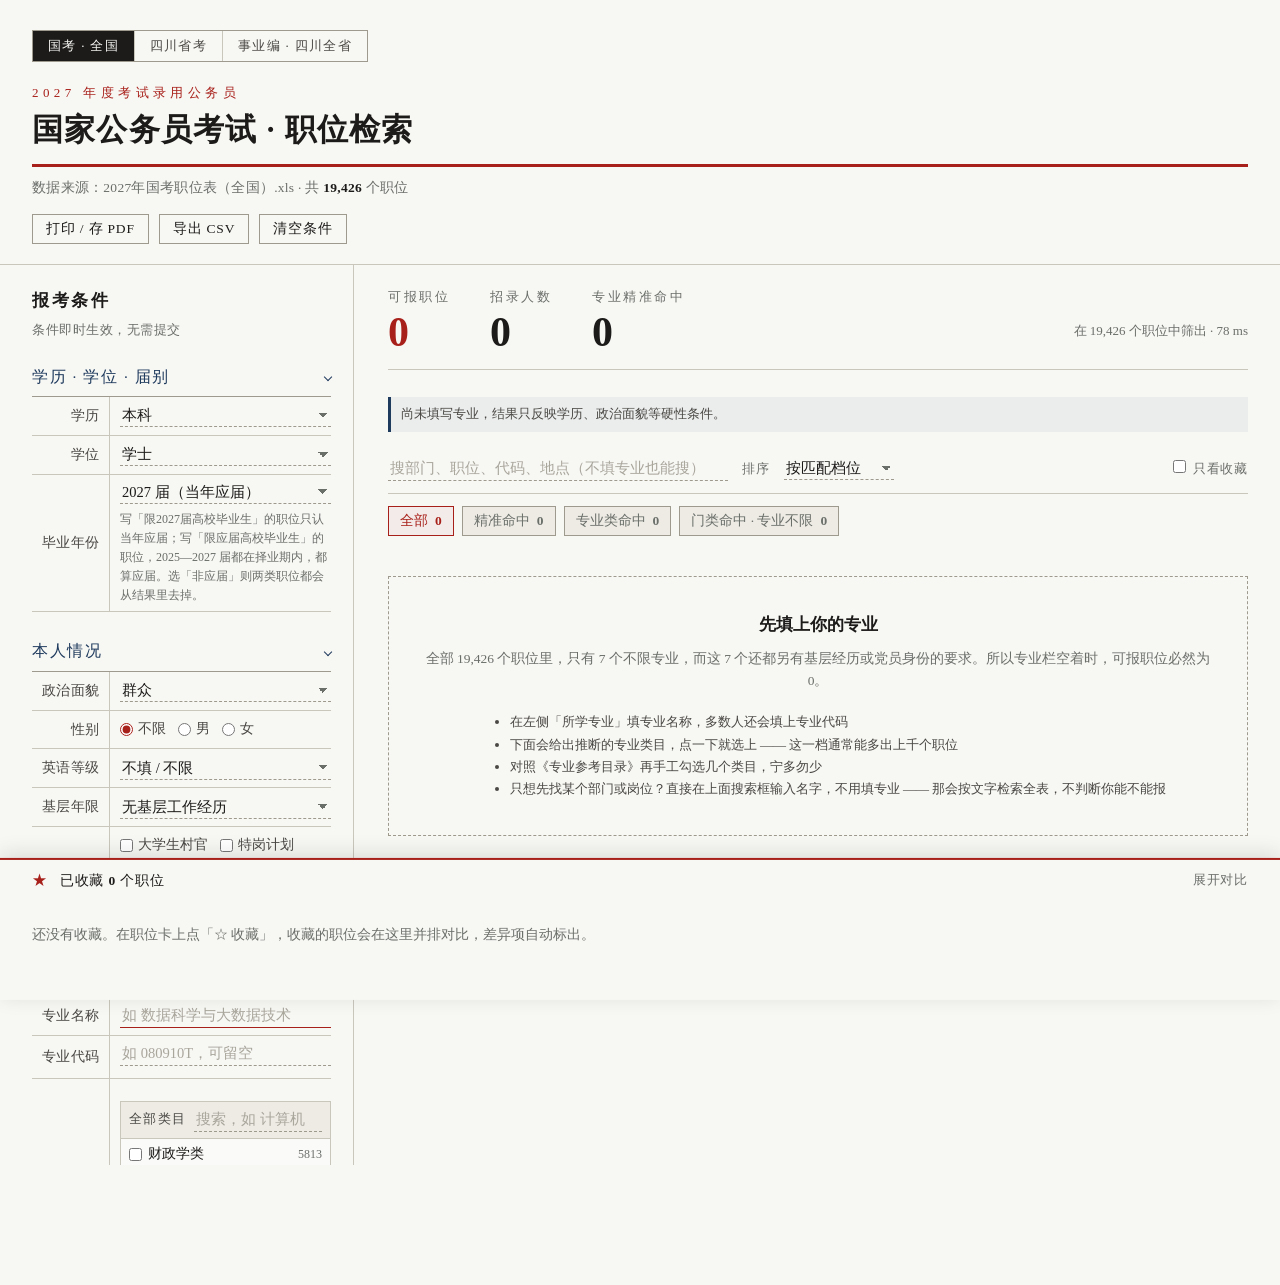
<file: index.html>
<!DOCTYPE html>
<html lang="zh-CN">
<head>
<meta charset="utf-8">
<meta name="viewport" content="width=device-width, initial-scale=1">
<title>国考选岗器 · 2027年度职位检索</title>
<meta name="description" content="按自己的报考条件筛选 2027 年国考职位，逐条给出匹配依据。全程离线运行。">
<link rel="stylesheet" href="styles.css">
</head>
<body>

<!-- 载入遮罩：先在 HTML 里，数据脚本后注入，保证用户先看到它而不是白屏 -->
<div class="loading" id="loading" role="status" aria-live="polite">
  <p class="loading__title">正在调取职位表</p>
  <div class="loading__bar"></div>
  <p class="loading__hint" id="loading-hint">解压 19,426 个职位 …</p>
</div>

<header class="masthead">
  <div class="masthead__inner">
    <nav class="examswitch" aria-label="考试类型">
      <a class="examswitch__item examswitch__item--on" href="index.html" aria-current="page">国考 · 全国</a>
      <a class="examswitch__item" href="sc.html">四川省考</a>
      <a class="examswitch__item" href="sy.html">事业编 · 四川全省</a>
    </nav>
    <p class="masthead__eyebrow">2027 年度考试录用公务员</p>
    <h1 class="masthead__title">国家公务员考试 · 职位检索</h1>
    <div class="masthead__rule"></div>
    <p class="masthead__meta" id="masthead-meta">数据来源：2027年国考职位表（全国）</p>
    <div class="masthead__actions">
      <button class="btn" id="btn-print" type="button">打印 / 存 PDF</button>
      <button class="btn" id="btn-csv" type="button">导出 CSV</button>
      <button class="btn" id="btn-reset" type="button">清空条件</button>
    </div>
  </div>
</header>

<div class="shell">

  <!-- ================= 左侧：报考条件申报表 ================= -->
  <aside class="rail" aria-label="报考条件">
    <h2 class="declaration__title">报考条件</h2>
    <p class="declaration__sub">条件即时生效，无需提交</p>

    <!-- 学历学位 -->
    <details class="group" open>
      <summary class="group__head">学历 · 学位 · 届别</summary>
      <div class="row">
        <label class="row__label" for="f-level">学历</label>
        <div class="row__control">
          <select id="f-level">
            <option value="大专">大专</option>
            <option value="本科" selected>本科</option>
            <option value="硕士">硕士研究生</option>
            <option value="博士">博士研究生</option>
          </select>
        </div>
      </div>
      <div class="row">
        <label class="row__label" for="f-degree">学位</label>
        <div class="row__control">
          <select id="f-degree">
            <option value="无">无学位</option>
            <option value="学士" selected>学士</option>
            <option value="硕士">硕士</option>
            <option value="博士">博士</option>
          </select>
        </div>
      </div>
      <div class="row">
        <label class="row__label" for="f-gradyear">毕业年份</label>
        <div class="row__control">
          <select id="f-gradyear"></select>
          <p class="hint" id="f-gradyear-hint"></p>
        </div>
      </div>
    </details>

    <!-- 本人情况：都是关于报考者自己的事实。
         性别和英语等级虽然是从备注文本里提取的，但「我是男是女」「我过了几级英语」
         跟学历、政治面貌是同一类东西，所以摆在这里；它们对应的规则另有开关，
         见下面「备注中的要求」。 -->
    <details class="group" open>
      <summary class="group__head">本人情况</summary>
      <div class="row">
        <label class="row__label" for="f-politics">政治面貌</label>
        <div class="row__control">
          <select id="f-politics">
            <option value="群众" selected>群众</option>
            <option value="共青团员">共青团员</option>
            <option value="中共预备党员">中共预备党员</option>
            <option value="中共党员">中共党员</option>
          </select>
        </div>
      </div>
      <div class="row">
        <span class="row__label">性别</span>
        <div class="row__control">
          <div class="checks" id="f-gender">
            <label class="check"><input type="radio" name="gender" value="不限" checked> 不限</label>
            <label class="check"><input type="radio" name="gender" value="男"> 男</label>
            <label class="check"><input type="radio" name="gender" value="女"> 女</label>
          </div>
        </div>
      </div>
      <div class="row">
        <label class="row__label" for="f-english">英语等级</label>
        <div class="row__control">
          <select id="f-english">
            <option value="" selected>不填 / 不限</option>
            <option value="无">未通过四级</option>
            <option value="四级">已过四级</option>
            <option value="六级">已过六级</option>
          </select>
        </div>
      </div>
      <div class="row">
        <label class="row__label" for="f-years">基层年限</label>
        <div class="row__control">
          <select id="f-years">
            <option value="0" selected>无基层工作经历</option>
            <option value="1">一年</option>
            <option value="2">二年</option>
            <option value="3">三年</option>
            <option value="5">五年以上</option>
          </select>
        </div>
      </div>
      <div class="row">
        <span class="row__label">基层项目</span>
        <div class="row__control">
          <div class="checks" id="f-services"></div>
          <p class="hint">勾选你已服务期满且考核合格的项目</p>
        </div>
      </div>
    </details>

    <!-- 专业：本工具的核心 -->
    <details class="group" open>
      <summary class="group__head">所学专业</summary>
      <div class="row">
        <label class="row__label" for="f-major">专业名称</label>
        <div class="row__control">
          <input type="text" id="f-major" placeholder="如 数据科学与大数据技术" autocomplete="off">
        </div>
      </div>
      <div class="row">
        <label class="row__label" for="f-codes">专业代码</label>
        <div class="row__control">
          <input type="text" id="f-codes" placeholder="如 080910T，可留空" autocomplete="off">
          <p class="hint" id="f-major-sugg"></p>
        </div>
      </div>
      <div class="row">
        <span class="row__label">专业类目</span>
        <div class="row__control">
          <div class="chips" id="f-lei-chips"></div>
          <div class="leipicker">
            <div class="leipicker__head">
              <span class="leipicker__title">全部类目</span>
              <input type="search" class="leipicker__search" id="f-lei-search" placeholder="搜索，如 计算机" autocomplete="off">
            </div>
            <div class="leipicker__list" id="f-lei-list"></div>
          </div>
          <p class="hint">按《专业参考目录》勾选你专业所属的类目。留空则只按名称与代码匹配。</p>
        </div>
      </div>
    </details>

    <!-- 备注类规则与附加条件 -->
    <details class="group">
      <summary class="group__head">备注中的要求</summary>
      <div class="row">
        <span class="row__label">规则</span>
        <div class="row__control">
          <div class="checks">
            <label class="check"><input type="checkbox" id="f-rule-fresh" checked> 按应届身份排除</label>
            <label class="check"><input type="checkbox" id="f-rule-gender" checked> 按性别排除</label>
            <label class="check"><input type="checkbox" id="f-rule-english" checked> 按英语排除</label>
          </div>
          <p class="hint">这三条要从备注的中文里读出来，可能有误。取消勾选即只提示、不排除。</p>
        </div>
      </div>
      <div class="row">
        <span class="row__label">附加条件</span>
        <div class="row__control">
          <div class="checks" id="f-exclude"></div>
          <p class="hint">这些是岗位自带的负担或限制，跟你的资格无关。勾选即整个排除。</p>
          <div class="checks checks--only">
            <label class="check"><input type="checkbox" id="f-only-cohort"> 只看限 <span class="js-cohort-year">2027</span> 届</label>
          </div>
          <p class="hint">只留明确限当年应届的职位，择业期内的不算。</p>
        </div>
      </div>
    </details>

    <!-- 意向 -->
    <details class="group">
      <summary class="group__head">意向岗位</summary>
      <div class="row">
        <span class="row__label">工作省份</span>
        <div class="row__control">
          <div class="chips" id="f-prov-chips"></div>
          <div class="leipicker">
            <div class="leipicker__head">
              <span class="leipicker__title">省份</span>
              <input type="search" class="leipicker__search" id="f-prov-search" placeholder="搜索" autocomplete="off">
            </div>
            <div class="leipicker__list" id="f-prov-list"></div>
          </div>
        </div>
      </div>
      <div class="row">
        <span class="row__label">机构层级</span>
        <div class="row__control"><div class="checks" id="f-levels"></div></div>
      </div>
      <div class="row">
        <span class="row__label">考试类别</span>
        <div class="row__control"><div class="checks" id="f-exams"></div></div>
      </div>
      <div class="row">
        <span class="row__label">职位属性</span>
        <div class="row__control"><div class="checks" id="f-attrs"></div></div>
      </div>
      <div class="row">
        <span class="row__label">招录类别</span>
        <div class="row__control"><div class="checks" id="f-categories"></div></div>
      </div>
      <div class="row">
        <label class="row__label" for="f-headcount">招考人数</label>
        <div class="row__control">
          <select id="f-headcount">
            <option value="0" selected>不限</option>
            <option value="2">2 人及以上</option>
            <option value="3">3 人及以上</option>
            <option value="5">5 人及以上</option>
            <option value="10">10 人及以上</option>
          </select>
        </div>
      </div>
      <div class="row">
        <label class="row__label" for="f-ratio">面试比例</label>
        <div class="row__control">
          <select id="f-ratio">
            <option value="" selected>不限</option>
          </select>
          <p class="hint">比例越小，进面名额相对越多</p>
        </div>
      </div>
    </details>

    <p class="hint" style="margin-top:18px">
      条件自动保存在本机浏览器，下次打开仍在。所有匹配都可能与招录机关的解释有出入，
      结果仅供筛选参考。
    </p>
  </aside>

  <!-- ================= 右侧：结果 ================= -->
  <main class="results" id="results">

    <section class="tally" aria-label="筛选结果概览">
      <div class="tally__item">
        <span class="tally__label" id="tally-label-count">可报职位</span>
        <span class="tally__value tally__value--accent" id="tally-count">—</span>
      </div>
      <div class="tally__item">
        <span class="tally__label">招录人数</span>
        <span class="tally__value" id="tally-people">—</span>
      </div>
      <div class="tally__item" id="tally-exact-item">
        <span class="tally__label">专业精准命中</span>
        <span class="tally__value" id="tally-exact">—</span>
      </div>
      <p class="tally__aside" id="tally-aside"></p>
    </section>

    <div class="notices" id="notices"></div>

    <div class="toolbar">
      <input type="search" class="toolbar__search" id="f-search"
             placeholder="搜部门、职位、代码、地点（不填专业也能搜）" autocomplete="off">
      <label class="toolbar__label" for="f-sort">排序</label>
      <select id="f-sort" style="width:auto;min-width:110px">
        <option value="tier" selected>按匹配档位</option>
        <option value="headcount">按招考人数</option>
        <option value="dept">按部门名称</option>
        <option value="place">按工作地点</option>
      </select>
      <span class="toolbar__spacer"></span>
      <label class="toolbar__label"><input type="checkbox" id="f-onlysaved"> 只看收藏</label>
    </div>

    <nav class="tiers" id="tiers" aria-label="匹配档位筛选"></nav>

    <div id="groups"></div>

    <section class="dist" id="dist" hidden>
      <div class="dist__head">
        <span class="dist__title">结果分布</span>
        <div class="dist__tabs" id="dist-tabs"></div>
      </div>
      <div class="dist__body" id="dist-body"></div>
    </section>
  </main>
</div>

<!-- ================= 收藏抽屉 ================= -->
<div class="drawer" id="drawer">
  <div class="drawer__bar" id="drawer-bar" role="button" tabindex="0" aria-expanded="false">
    <span class="drawer__star">★</span>
    <span>已收藏 <span class="drawer__count" id="drawer-count">0</span> 个职位</span>
    <span class="drawer__toggle" id="drawer-toggle">展开对比</span>
  </div>
  <div class="drawer__body" id="drawer-body"></div>
</div>

<p class="sr-only" id="live" aria-live="polite"></p>

<script src="match.js"></script>
<script src="app.js"></script>
</body>
</html>
</file>
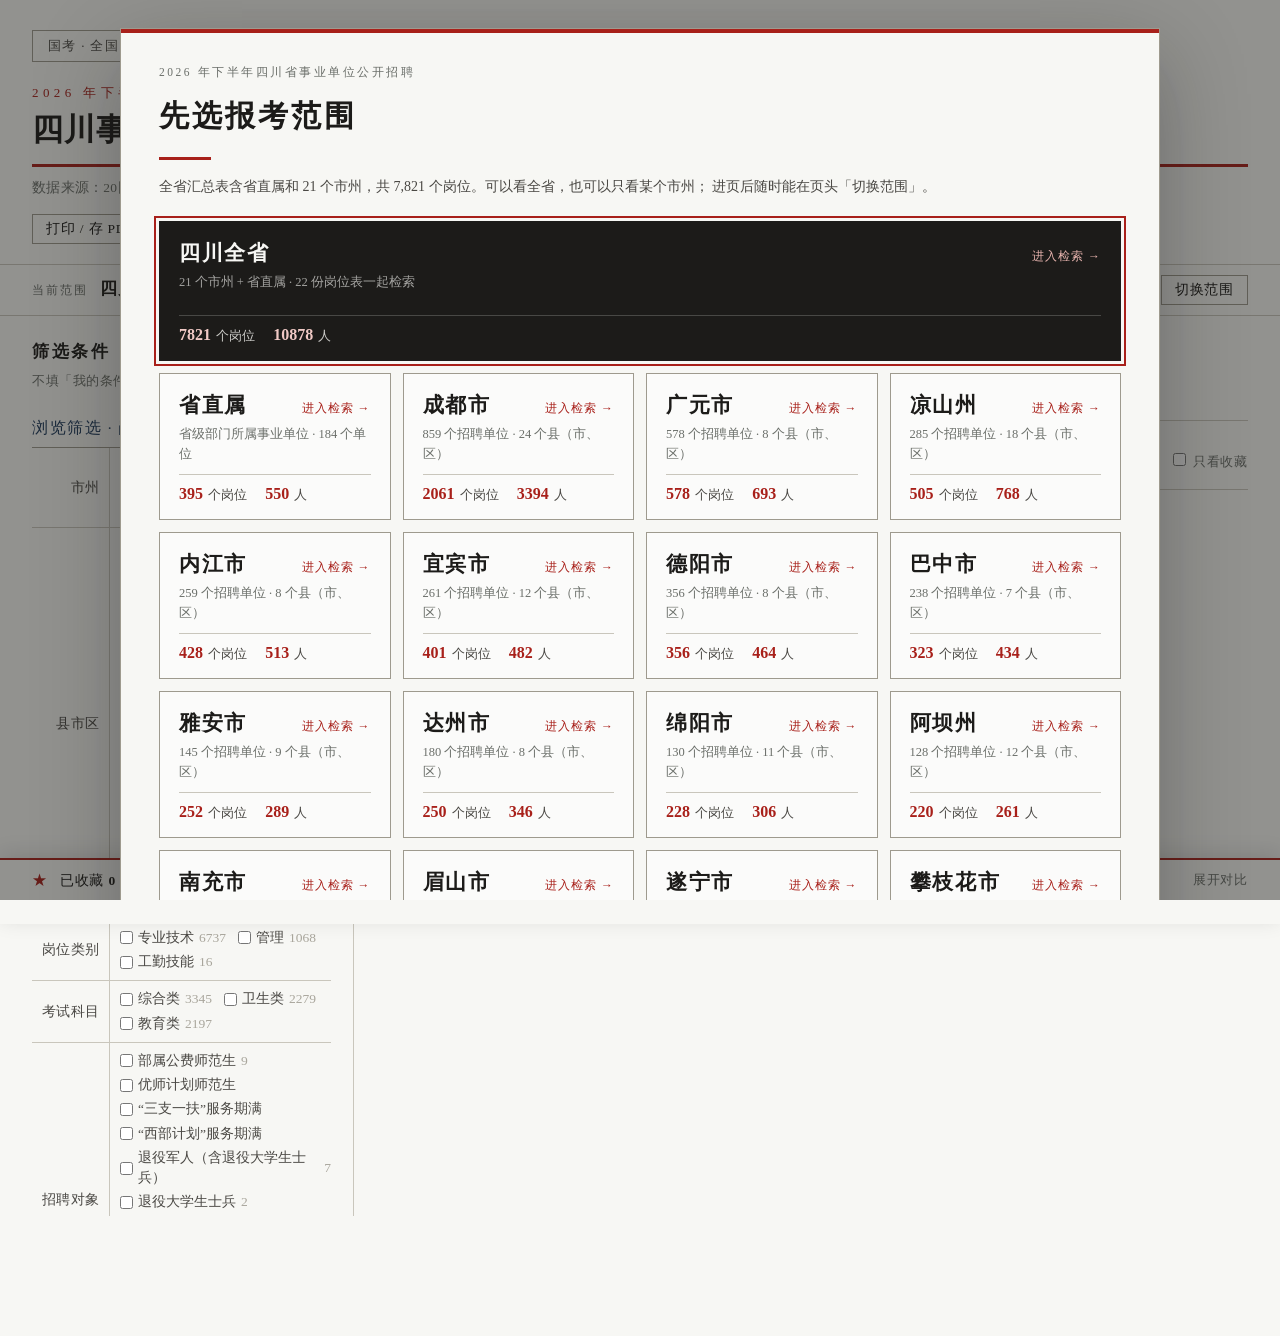
<file: sy.html>
<!DOCTYPE html>
<html lang="zh-CN">
<head>
<meta charset="utf-8">
<meta name="viewport" content="width=device-width, initial-scale=1">
<title>事业单位选岗器 · 2026 年下半年四川全省</title>
<meta name="description" content="浏览、筛选 2026 年下半年四川省 21 个市州和省直属事业单位的 7,821 个岗位；填上学历、教师资格证、身份、专业后逐条判断能不能报。全程离线运行。">
<link rel="stylesheet" href="styles.css">
<link rel="stylesheet" href="sy.css">
</head>
<body>

<!-- 载入遮罩：先在 HTML 里，数据脚本后注入，保证用户先看到它而不是白屏 -->
<div class="loading" id="loading" role="status" aria-live="polite">
  <p class="loading__title">正在调取事业单位岗位表</p>
  <div class="loading__bar"></div>
  <p class="loading__hint" id="loading-hint">解压全省 7,821 个岗位 …</p>
</div>

<header class="masthead">
  <div class="masthead__inner">
    <nav class="examswitch" aria-label="考试类型">
      <a class="examswitch__item" href="index.html">国考 · 全国</a>
      <a class="examswitch__item" href="sc.html">四川省考</a>
      <a class="examswitch__item examswitch__item--on" href="sy.html" aria-current="page">事业编 · 四川全省</a>
    </nav>
    <p class="masthead__eyebrow" id="masthead-eyebrow">2026 年下半年四川省事业单位公开招聘</p>
    <h1 class="masthead__title" id="masthead-title">四川事业单位 · 岗位检索</h1>
    <div class="masthead__rule"></div>
    <p class="masthead__meta" id="masthead-meta">数据来源：2026 年下半年四川事业单位岗位汇总表</p>
    <div class="masthead__actions">
      <button class="btn" id="btn-print" type="button">打印 / 存 PDF</button>
      <button class="btn" id="btn-csv" type="button">导出 CSV</button>
      <button class="btn" id="btn-reset" type="button">清空条件</button>
    </div>
  </div>
</header>

<div class="scopebar" id="scopebar">
  <span class="scopebar__label">当前范围</span>
  <strong class="scopebar__name" id="scope-name">—</strong>
  <span class="scopebar__detail" id="scope-detail"></span>
  <button type="button" class="btn" id="btn-city">切换范围</button>
</div>

<div class="shell">

  <!-- ================= 左侧：浏览筛选 + 我的条件 ================= -->
  <aside class="rail" aria-label="筛选条件">
    <h2 class="declaration__title">筛选条件</h2>
    <p class="declaration__sub">不填「我的条件」，就是在浏览岗位</p>

    <!-- 浏览筛选：都是岗位本身的要求 -->
    <details class="group" open>
      <summary class="group__head">浏览筛选 · 岗位要求</summary>

      <div class="row" id="row-city">
        <label class="row__label" for="f-city">市州</label>
        <div class="row__control">
          <select id="f-city">
            <option value="" selected>全部市州</option>
          </select>
          <p class="hint">先选市州，下面的区县就只剩这个市的；只选市州就是全市岗位</p>
        </div>
      </div>

      <div class="row">
        <span class="row__label">县市区</span>
        <div class="row__control">
          <div class="chips" id="f-county-chips"></div>
          <div class="leipicker">
            <div class="leipicker__head">
              <span class="leipicker__title" id="f-county-title">全部区县</span>
              <input type="search" class="leipicker__search" id="f-county-search" placeholder="搜索，如 三台" autocomplete="off">
            </div>
            <div class="leipicker__list" id="f-county-list"></div>
          </div>
          <p class="hint">市级单位的岗位记「市本级」；省直属岗位不填县市区，选市州「省直属」即可</p>
        </div>
      </div>

      <div class="row">
        <span class="row__label">岗位类别</span>
        <div class="row__control"><div class="checks" id="f-jobcats"></div></div>
      </div>
      <div class="row">
        <span class="row__label">考试科目</span>
        <div class="row__control"><div class="checks" id="f-exams"></div></div>
      </div>
      <div class="row">
        <span class="row__label">招聘对象</span>
        <div class="row__control">
          <div class="checks" id="f-ranges"></div>
          <p class="hint">只留「招聘范围」写了这类人的岗位；这里不判断你是不是，判断在下方「我的身份」</p>
        </div>
      </div>
      <div class="row">
        <span class="row__label">学历要求</span>
        <div class="row__control"><div class="checks" id="f-edureqs"></div></div>
      </div>
      <div class="row">
        <span class="row__label">学位要求</span>
        <div class="row__control"><div class="checks" id="f-degreereqs"></div></div>
      </div>
      <div class="row">
        <span class="row__label">教师资格证</span>
        <div class="row__control"><div class="checks" id="f-certreqs"></div></div>
      </div>
      <div class="row">
        <span class="row__label">最低服务期</span>
        <div class="row__control"><div class="checks" id="f-services"></div></div>
      </div>
      <div class="row">
        <label class="row__label" for="f-headcount">招聘名额</label>
        <div class="row__control">
          <select id="f-headcount">
            <option value="0" selected>不限</option>
            <option value="2">2 人及以上</option>
            <option value="3">3 人及以上</option>
            <option value="5">5 人及以上</option>
          </select>
        </div>
      </div>
      <div class="row">
        <span class="row__label">基层服务地</span>
        <div class="row__control">
          <div class="checks" id="f-areatags"></div>
          <p class="hint">「三支一扶」「西部计划」岗位对服务地的要求：全省 / 本市 / 本县</p>
        </div>
      </div>
    </details>

    <!-- 我的条件：全部留空 = 不按资格排除 -->
    <details class="group" open>
      <summary class="group__head">我的条件（可选）</summary>
      <div class="row">
        <label class="row__label" for="f-level">学历</label>
        <div class="row__control">
          <select id="f-level">
            <option value="" selected>不填</option>
            <option value="大专">大专</option>
            <option value="本科">本科</option>
            <option value="硕士">硕士研究生</option>
            <option value="博士">博士研究生</option>
          </select>
        </div>
      </div>
      <div class="row">
        <label class="row__label" for="f-degree">学位</label>
        <div class="row__control">
          <select id="f-degree">
            <option value="" selected>不填</option>
            <option value="无">无学位</option>
            <option value="学士">学士</option>
            <option value="硕士">硕士</option>
            <option value="博士">博士</option>
          </select>
        </div>
      </div>
      <div class="row">
        <label class="row__label" for="f-cert">教师资格证</label>
        <div class="row__control">
          <select id="f-cert">
            <option value="" selected>不填</option>
            <option value="无">没有教师资格证</option>
            <option value="小学">小学</option>
            <option value="初中">初中</option>
            <option value="高中">高中</option>
          </select>
          <p class="hint">高学段可以报低学段岗位。学科是否一致，工具不判断</p>
        </div>
      </div>
      <div class="row">
        <span class="row__label">我的身份</span>
        <div class="row__control">
          <div class="checks" id="f-identities"></div>
          <p class="hint">勾了才按「招聘范围」判断。退役大学生士兵请另勾；只勾这一项也能报普通退役军人岗</p>
        </div>
      </div>
      <div class="row">
        <label class="row__label" for="f-serviceplace">基层服务地</label>
        <div class="row__control">
          <select id="f-serviceplace">
            <option value="" selected>不填</option>
          </select>
          <p class="hint">只在勾了「三支一扶」或「西部计划」后生效；不填时跨县、跨市岗位只提示不排除</p>
        </div>
      </div>
      <div class="row">
        <label class="row__label" for="f-major">专业名称</label>
        <div class="row__control">
          <input type="text" id="f-major" placeholder="如 汉语言文学、临床医学" autocomplete="off">
        </div>
      </div>
      <div class="row">
        <label class="row__label" for="f-codes">专业代码</label>
        <div class="row__control">
          <input type="text" id="f-codes" placeholder="如 050101，可留空" autocomplete="off">
          <p class="hint" id="f-major-sugg"></p>
        </div>
      </div>
      <div class="row">
        <span class="row__label">专业类目</span>
        <div class="row__control">
          <div class="chips" id="f-lei-chips"></div>
          <div class="leipicker">
            <div class="leipicker__head">
              <span class="leipicker__title">全部类目</span>
              <input type="search" class="leipicker__search" id="f-lei-search" placeholder="搜索，如 医药卫生" autocomplete="off">
            </div>
            <div class="leipicker__list" id="f-lei-list"></div>
          </div>
          <p class="hint">专业栏大多写具体专业名或不限专业；勾选类目通常能多出一批岗位，留空则只按名称与代码匹配</p>
        </div>
      </div>
    </details>

    <p class="hint" style="margin-top:18px">
      条件自动保存在本机浏览器，下次打开仍在。匹配结果仅供参考，以招聘机关的最终解释为准。
    </p>
  </aside>

  <!-- ================= 右侧：结果 ================= -->
  <main class="results" id="results">

    <section class="tally" aria-label="筛选结果概览">
      <div class="tally__item">
        <span class="tally__label" id="tally-label-count">岗位</span>
        <span class="tally__value tally__value--accent" id="tally-count">—</span>
      </div>
      <div class="tally__item">
        <span class="tally__label">招聘人数</span>
        <span class="tally__value" id="tally-people">—</span>
      </div>
      <div class="tally__item" id="tally-exact-item" hidden>
        <span class="tally__label">专业精准命中</span>
        <span class="tally__value" id="tally-exact">—</span>
      </div>
      <p class="tally__aside" id="tally-aside"></p>
    </section>

    <div class="notices" id="notices"></div>

    <div class="toolbar">
      <input type="search" class="toolbar__search" id="f-search"
             placeholder="搜单位、岗位、编码、专业、地点" autocomplete="off">
      <label class="toolbar__label" for="f-sort">排序</label>
      <select id="f-sort" style="width:auto;min-width:110px">
        <option value="region" selected>按县市区</option>
        <option value="dept">按招聘单位</option>
        <option value="headcount">按招聘名额</option>
        <option value="paid">按缴费人数（少→多）</option>
        <option value="paidDesc">按缴费人数（多→少）</option>
        <option value="code">按岗位编码</option>
        <option value="tier">按匹配档位</option>
      </select>
      <span class="toolbar__spacer"></span>
      <button type="button" class="btn btn--fav" id="btn-fav" title="打开收藏页（Esc 返回）">
        <span class="fav-star">★</span> 收藏 <span class="fav-count" id="fav-count">0</span>
      </button>
      <label class="toolbar__label"><input type="checkbox" id="f-onlysaved"> 只看收藏</label>
    </div>

    <nav class="tiers" id="tiers" aria-label="匹配档位筛选"></nav>

    <div id="groups"></div>

    <section class="dist" id="dist" hidden>
      <div class="dist__head">
        <span class="dist__title">结果分布</span>
        <div class="dist__tabs" id="dist-tabs"></div>
      </div>
      <div class="dist__body" id="dist-body"></div>
    </section>
  </main>
</div>

<!-- ================= 选择范围 ================= -->
<section class="citypick" id="citypick" hidden aria-label="选择报考范围" role="dialog" aria-modal="true">
  <div class="citypick__inner">
    <p class="citypick__eyebrow">2026 年下半年四川省事业单位公开招聘</p>
    <h2 class="citypick__title">先选报考范围</h2>
    <div class="citypick__rule"></div>
    <p class="citypick__sub">
      全省汇总表含省直属和 21 个市州，共 7,821 个岗位。可以看全省，也可以只看某个市州；
      进页后随时能在页头「切换范围」。
    </p>
    <div class="citypick__grid" id="citypick-grid"></div>
    <p class="citypick__foot" id="citypick-foot">
      全省大多数岗位写「面向全国招聘」，只有一百多个限定了招聘对象、户籍或基层项目。
      选择范围不会过滤掉这些岗位，只是先确定看哪部分。
    </p>
  </div>
</section>

<!-- ================= 收藏页 ================= -->
<section class="favpage" id="favpage" hidden aria-label="收藏的岗位">
  <div class="favpage__bar">
    <button type="button" class="btn" id="fav-back">← 返回选岗</button>
    <h2 class="favpage__title"><span class="favpage__star">★</span>收藏的岗位
      <span class="favpage__count" id="favpage-count">0</span> 个</h2>
    <span class="favpage__hint">点卡片上的「★ 已收藏」即可移出</span>
  </div>
  <div class="favpage__body" id="favpage-body"></div>
</section>

<!-- ================= 收藏抽屉 ================= -->
<div class="drawer" id="drawer">
  <div class="drawer__bar" id="drawer-bar" role="button" tabindex="0" aria-expanded="false">
    <span class="drawer__star">★</span>
    <span>已收藏 <span class="drawer__count" id="drawer-count">0</span> 个岗位</span>
    <span class="drawer__toggle" id="drawer-toggle">展开对比</span>
  </div>
  <div class="drawer__body" id="drawer-body"></div>
</div>

<p class="sr-only" id="live" aria-live="polite"></p>

<script src="match.js"></script>
<script src="sy_match.js"></script>
<script src="sy_app.js"></script>
</body>
</html>
</file>
<file: styles.css>
/* ==========================================================================
   国考选岗器 —— 「朱批·印章公报」
   取材自公务员考试的公文语言：宋体标题、仿宋正文、印泥朱砂、表格格线。
   零圆角、无渐变、无纸纹贴图；全页只留一枚印章做花活。
   ========================================================================== */

/* --------------------------------------------------------------------------
   1. 设计令牌
   -------------------------------------------------------------------------- */
:root {
  /* 色板 */
  --paper:        #F7F7F4;   /* 公文纸：冷调纸白，刻意避开暖奶油色 */
  --paper-sink:   #EDEBE4;   /* 宣纸影：表头底、斑马纹 */
  --ink:          #1C1B19;   /* 墨 */
  --ink-soft:     #4A4844;   /* 淡墨：次要正文 */
  --ink-faint:    #6B6F6A;   /* 灰绿：辅助信息 */
  --cinnabar:     #A8201A;   /* 朱砂：印泥色，全页唯一强调色 */
  --cinnabar-dim: #C7503F;   /* 朱砂淡：次要强调 */
  --indigo:       #1E3A5C;   /* 靛青：蓝黑墨水，表头与链接 */
  --rule:         #C9C6BC;   /* 格线 */
  --rule-strong:  #9E9A8E;   /* 重格线 */

  /* 字体：标题用宋，正文用仿宋 —— 公文的正文就是仿宋 */
  --serif: "STZhongsong", "华文中宋", "Source Han Serif SC", "Noto Serif SC",
           "SimSun", "宋体", "Songti SC", serif;
  --fangsong: "FangSong", "仿宋", "FangSong_GB2312", "STFangsong",
              "KaiTi", "楷体", "Kaiti SC", serif;
  --numerals: "Times New Roman", "Georgia", serif;
  --mono: "Consolas", "Menlo", "DejaVu Sans Mono", monospace;

  /* 尺寸 */
  --rail-width: 322px;
  --gap: 16px;

  --shadow-card: 0 1px 0 rgba(28, 27, 25, .06);
  --shadow-lift: 0 3px 14px rgba(28, 27, 25, .10);
}

* { box-sizing: border-box; }

html, body {
  margin: 0;
  padding: 0;
}

body {
  background: var(--paper);
  color: var(--ink);
  font-family: var(--fangsong);
  font-size: 15px;
  line-height: 1.7;
  -webkit-font-smoothing: antialiased;
  text-rendering: optimizeLegibility;
}

/* 数字统一等宽对齐，职位代码、招考人数才不会跳 */
.num, .tally__value, .card__code-value, .meta-value--num {
  font-family: var(--numerals);
  font-variant-numeric: tabular-nums;
}

a { color: var(--indigo); text-decoration: none; border-bottom: 1px solid rgba(30, 58, 92, .3); }
a:hover { border-bottom-color: var(--indigo); }

:focus-visible {
  outline: 2px solid var(--cinnabar);
  outline-offset: 2px;
}

/* 元素上的 hidden 属性，只有浏览器默认样式表里的 `[hidden] { display: none }` 撑着。
   作者样式表里任何一条带 display 的类选择器都能把它盖掉（作者样式优先于默认样式，
   不比权重），于是 JS 里 row.hidden = true 设了个寂寞——属性在，元素照旧显示。
   类目选择器的搜索框就是这么哑掉的：182 个类目里 179 个的 hidden 已经置位，
   屏幕上却一个也没藏住。这类漏子在本文件里已经踩过三次（.loading / .card__remark / .lei），
   所以不再逐处打补丁，改在重置区一刀兜住。 */
[hidden] { display: none !important; }

/* --------------------------------------------------------------------------
   2. 载入
   -------------------------------------------------------------------------- */
.loading {
  position: fixed;
  inset: 0;
  z-index: 100;
  display: flex;
  flex-direction: column;
  align-items: center;
  justify-content: center;
  gap: 18px;
  background: var(--paper);
}
.loading__title {
  font-family: var(--serif);
  font-size: 22px;
  letter-spacing: .1em;
  color: var(--ink);
}
.loading__hint {
  font-size: 14px;
  color: var(--ink-faint);
  letter-spacing: .08em;
}
.loading__bar {
  width: 220px;
  height: 2px;
  background: var(--rule);
  overflow: hidden;
}
.loading__bar::after {
  content: "";
  display: block;
  width: 40%;
  height: 100%;
  background: var(--cinnabar);
  animation: sweep 1.1s ease-in-out infinite;
}
@keyframes sweep {
  0%   { transform: translateX(-100%); }
  100% { transform: translateX(350%); }
}

/* --------------------------------------------------------------------------
   3. 红头
   -------------------------------------------------------------------------- */
.masthead {
  border-bottom: 1px solid var(--rule);
  background: var(--paper);
}
.masthead__inner {
  max-width: 1560px;
  margin: 0 auto;
  padding: 30px 32px 20px;
}
.masthead__eyebrow {
  margin: 0 0 6px;
  font-size: 13px;
  letter-spacing: .34em;
  color: var(--cinnabar);
}
.masthead__title {
  margin: 0;
  font-family: var(--serif);
  font-size: 31px;
  font-weight: 700;
  letter-spacing: .04em;
  line-height: 1.3;
}
/* 公文标题下的双线 */
.masthead__rule {
  margin: 14px 0 10px;
  border-top: 2px solid var(--cinnabar);
  border-bottom: 1px solid var(--cinnabar);
  height: 3px;
  transform-origin: left center;
  animation: rule-in .5s cubic-bezier(.2, .8, .3, 1) both;
}
@keyframes rule-in {
  from { transform: scaleX(0); opacity: 0; }
  to   { transform: scaleX(1); opacity: 1; }
}
.masthead__meta {
  margin: 0;
  font-size: 13.5px;
  color: var(--ink-faint);
  letter-spacing: .02em;
}
.masthead__meta b {
  font-family: var(--numerals);
  font-weight: 700;
  color: var(--ink);
}
.masthead__actions { margin-top: 14px; display: flex; gap: 10px; flex-wrap: wrap; }

/* 考试类型切换：国考 / 四川省考。做成一对公文标签，
   选中的一枚用墨色实底，未选中的留白 —— 不再动朱砂，朱砂留给印章与计数。 */
.examswitch {
  display: inline-flex;
  margin: 0 0 20px;
  border: 1px solid var(--rule-strong);
}
.examswitch__item {
  padding: 4px 15px;
  font-size: 13px;
  letter-spacing: .1em;
  color: var(--ink-soft);
  border: 0;
  border-right: 1px solid var(--rule);
  background: transparent;
  white-space: nowrap;
}
.examswitch__item:last-child { border-right: 0; }
.examswitch__item:hover { color: var(--cinnabar); background: rgba(168, 32, 26, .06); }
.examswitch__item--on { background: var(--ink); color: var(--paper); }
.examswitch__item--on:hover { background: var(--ink); color: var(--paper); }

/* --------------------------------------------------------------------------
   4. 骨架
   -------------------------------------------------------------------------- */
.shell {
  max-width: 1560px;
  margin: 0 auto;
  padding: 0 32px 120px;
  display: grid;
  grid-template-columns: var(--rail-width) minmax(0, 1fr);
  gap: 34px;
  align-items: start;
}
.rail {
  position: sticky;
  top: 0;
  max-height: 100vh;
  overflow-y: auto;
  padding: 22px 0 40px;
  border-right: 1px solid var(--rule);
  padding-right: 22px;
  scrollbar-width: thin;
}
.results { padding: 22px 0 0; min-width: 0; }

/* --------------------------------------------------------------------------
   5. 侧栏：报考条件（做成申报表的格子）
   -------------------------------------------------------------------------- */
.declaration__title {
  margin: 0 0 4px;
  font-family: var(--serif);
  font-size: 17px;
  font-weight: 700;
  letter-spacing: .16em;
}
.declaration__sub {
  margin: 0 0 16px;
  font-size: 12.5px;
  color: var(--ink-faint);
  letter-spacing: .04em;
}
.group { margin-bottom: 20px; }
/* 分组用 <details>：默认收起的组让侧栏不至于一屏铺满。
   标题是这一分部的名字，要比它管的字段显眼一档：字段是 14 / 14.5px，
   这里 15.5px。字距用 .1em——汉字本身就是全宽字身，字距再加码会虚胖，
   光学字号涨得比实际字号快，之前 .22em 就把 12.5px 撑得比 14px 正文还宽。
   压在 17px 的主标题「报考条件」之下，靠宋体加粗（主标题）和仿宋常规（这里）区分。 */
.group__head {
  display: flex;
  align-items: center;
  gap: 6px;
  margin: 0;
  padding: 6px 0;
  font-size: 15.5px;
  letter-spacing: .1em;
  color: var(--indigo);
  border-bottom: 1px solid var(--rule-strong);
  cursor: pointer;
  list-style: none;
  user-select: none;
}
.group__head::-webkit-details-marker { display: none; }
.group__head:hover { color: var(--cinnabar); }
/* 收起时 ▸，展开时 ▾ —— 和常见的手风琴一致。
   border-right + border-bottom 的直角旋转 45° 朝下，旋转 -45° 朝右。 */
.group__head::after {
  content: "";
  margin-left: auto;
  width: 5px; height: 5px;
  border-right: 1.5px solid currentColor;
  border-bottom: 1.5px solid currentColor;
  transform: rotate(-45deg);
  transition: transform .16s ease;
}
details[open] > .group__head::after { transform: rotate(45deg); }

/* 标签右对齐 + 格线分栏，像真的条件申报表 */
.row {
  display: grid;
  grid-template-columns: 78px minmax(0, 1fr);
  border-bottom: 1px solid var(--rule);
}
.row__label {
  padding: 7px 9px 7px 0;
  text-align: right;
  font-size: 14px;
  color: var(--ink-soft);
  border-right: 1px solid var(--rule);
  letter-spacing: .04em;
  align-self: stretch;
  display: flex;
  align-items: center;
  justify-content: flex-end;
}
.row__control { padding: 6px 0 6px 10px; align-self: stretch; display: flex; flex-direction: column; justify-content: center; }

select, input[type="text"], input[type="search"], textarea {
  width: 100%;
  font-family: var(--fangsong);
  font-size: 14.5px;
  color: var(--ink);
  background: transparent;
  border: none;
  border-bottom: 1px dashed var(--rule-strong);
  border-radius: 0;
  padding: 3px 2px;
  appearance: none;
}
select {
  background-image: linear-gradient(45deg, transparent 50%, var(--ink-faint) 50%),
                    linear-gradient(135deg, var(--ink-faint) 50%, transparent 50%);
  background-position: right 8px center, right 3px center;
  background-size: 5px 5px, 5px 5px;
  background-repeat: no-repeat;
  padding-right: 20px;
  cursor: pointer;
}
select:hover, input:hover { border-bottom-color: var(--cinnabar-dim); }
select:focus, input:focus {
  outline: none;
  border-bottom: 1px solid var(--cinnabar);
}
input::placeholder { color: #A9A69C; }

/* 复选组 */
.checks { display: flex; flex-wrap: wrap; gap: 4px 12px; padding: 2px 0; }
.check {
  display: inline-flex;
  align-items: center;
  gap: 5px;
  font-size: 13.5px;
  color: var(--ink-soft);
  cursor: pointer;
  user-select: none;
  line-height: 1.5;
}
.check input { accent-color: var(--cinnabar); width: 13px; height: 13px; margin: 0; cursor: pointer; }
.check:hover { color: var(--ink); }

/* 附加条件里唯一一条「收窄」而不是「排除」的开关，用虚线隔开，免得跟上面四条混淆 */
.checks--only {
  margin-top: 8px;
  padding-top: 9px;
  border-top: 1px dashed var(--rule);
}

.hint {
  margin: 6px 0 0;
  font-size: 12px;
  color: var(--ink-faint);
  line-height: 1.6;
}

/* 类目选择器 */
.leipicker { margin-top: 8px; border: 1px solid var(--rule); background: rgba(255,255,255,.4); }
.leipicker__head {
  display: flex; align-items: center; gap: 8px;
  padding: 6px 8px; border-bottom: 1px solid var(--rule);
  background: var(--paper-sink);
}
.leipicker__title { font-size: 12.5px; letter-spacing: .1em; color: var(--ink-soft); white-space: nowrap; }
.leipicker__search { flex: 1; min-width: 60px; }
.leipicker__list { max-height: 226px; overflow-y: auto; scrollbar-width: thin; }
.leipicker__empty { padding: 12px 8px; font-size: 12.5px; color: var(--ink-faint); }
.leipicker__toggle {
  width: 100%; text-align: left; background: none; border: none; cursor: pointer;
  font-family: var(--fangsong); font-size: 13px; color: var(--indigo);
  padding: 7px 0; letter-spacing: .04em;
}
.leipicker__toggle:hover { color: var(--cinnabar); }

.lei {
  display: flex; align-items: center; gap: 6px;
  padding: 4px 8px; cursor: pointer; font-size: 13.5px;
  border-bottom: 1px solid rgba(201, 198, 188, .5);
}
.lei:hover { background: rgba(168, 32, 26, .05); }
.lei input { accent-color: var(--cinnabar); width: 13px; height: 13px; margin: 0; cursor: pointer; flex: none; }
.lei__name { flex: 1; min-width: 0; overflow: hidden; text-overflow: ellipsis; white-space: nowrap; }
.lei__count { font-family: var(--numerals); font-size: 12px; color: var(--ink-faint); flex: none; }
.lei--picked { background: rgba(168, 32, 26, .07); }
.lei--picked .lei__name { color: var(--cinnabar); font-weight: 700; }

/* 已选类目 */
.chips { display: flex; flex-wrap: wrap; gap: 5px; margin-top: 8px; }
.chip {
  display: inline-flex; align-items: center; gap: 4px;
  font-size: 12.5px; padding: 1px 4px 1px 7px;
  border: 1px solid var(--cinnabar); color: var(--cinnabar);
  background: rgba(168, 32, 26, .06);
}
.chip button {
  border: none; background: none; cursor: pointer; color: var(--cinnabar);
  font-size: 14px; line-height: 1; padding: 0 2px;
}
.chip button:hover { color: var(--ink); }

/* 由专业名/代码推断出的类目，点了就加上 */
.chipbtn {
  font-family: var(--fangsong);
  font-size: 12.5px;
  padding: 1px 7px;
  cursor: pointer;
  border: 1px dashed var(--cinnabar);
  background: rgba(168, 32, 26, .05);
  color: var(--cinnabar);
  border-radius: 0;
}
.chipbtn:hover { background: var(--cinnabar); color: #fff; border-style: solid; }

/* --------------------------------------------------------------------------
   6. 结果抬头
   -------------------------------------------------------------------------- */
.tally {
  display: flex;
  align-items: flex-end;
  gap: 40px;
  flex-wrap: wrap;
  padding-bottom: 14px;
  border-bottom: 1px solid var(--rule);
}
.tally__item { display: flex; flex-direction: column; }
.tally__label {
  font-size: 12.5px;
  letter-spacing: .2em;
  color: var(--ink-faint);
}
.tally__value {
  font-family: var(--serif);
  font-size: 42px;
  font-weight: 700;
  line-height: 1.1;
  letter-spacing: .01em;
}
.tally__value--accent { color: var(--cinnabar); }
.tally__aside { margin-left: auto; text-align: right; font-size: 13px; color: var(--ink-faint); }

/* 规则提示条 */
.notices { margin: 14px 0 0; display: flex; flex-direction: column; gap: 6px; }
.notice {
  display: flex; align-items: flex-start; gap: 8px;
  font-size: 13px; line-height: 1.6;
  padding: 7px 10px;
  border-left: 3px solid var(--cinnabar-dim);
  background: rgba(168, 32, 26, .045);
  color: var(--ink-soft);
}
.notice--info { border-left-color: var(--indigo); background: rgba(30, 58, 92, .05); }
.notice button {
  margin-left: auto; flex: none; font-family: var(--fangsong); font-size: 12.5px;
  background: none; border: none; border-bottom: 1px solid currentColor;
  color: var(--indigo); cursor: pointer; padding: 0;
}

/* 工具条 */
.toolbar {
  display: flex; align-items: center; gap: 14px; flex-wrap: wrap;
  padding: 12px 0; border-bottom: 1px solid var(--rule);
  position: sticky; top: 0; z-index: 20;
  background: var(--paper);
}
.toolbar__search { flex: 1 1 200px; min-width: 160px; max-width: 340px; }
.toolbar__label { font-size: 13px; color: var(--ink-faint); letter-spacing: .06em; }
.toolbar__spacer { margin-left: auto; }
.btn {
  font-family: var(--fangsong); font-size: 13.5px; letter-spacing: .06em;
  padding: 5px 13px; cursor: pointer;
  background: transparent; color: var(--ink);
  border: 1px solid var(--rule-strong); border-radius: 0;
}
.btn:hover { border-color: var(--cinnabar); color: var(--cinnabar); }
.btn--primary { background: var(--cinnabar); border-color: var(--cinnabar); color: #fff; }
.btn--primary:hover { background: #8E1A15; border-color: #8E1A15; color: #fff; }
.btn:disabled { opacity: .4; cursor: not-allowed; }
.btn:disabled:hover { border-color: var(--rule-strong); color: var(--ink); }

/* 档位汇总条 */
.tiers { display: flex; flex-wrap: wrap; gap: 8px; padding: 12px 0 0; }
.tier-pill {
  display: inline-flex; align-items: baseline; gap: 7px;
  padding: 5px 11px; cursor: pointer;
  border: 1px solid var(--rule-strong); background: transparent;
  font-family: var(--fangsong); font-size: 13.5px; color: var(--ink-soft);
}
.tier-pill:hover { border-color: var(--cinnabar-dim); }
.tier-pill--on { border-color: var(--cinnabar); color: var(--cinnabar); background: rgba(168,32,26,.05); }
.tier-pill__count { font-family: var(--numerals); font-weight: 700; }
.tier-pill--off { background: var(--paper-sink); color: var(--ink-faint); }
/* 检索模式下档位药丸换成一句说明，跟药丸同一行排 */
.tier-note { align-self: center; font-size: 12.5px; color: var(--ink-faint); }

/* --------------------------------------------------------------------------
   7. 档位分组与职位卡
   -------------------------------------------------------------------------- */
.group-head {
  display: flex; align-items: baseline; gap: 12px;
  margin: 30px 0 12px;
  padding-bottom: 7px;
  border-bottom: 2px solid var(--rule-strong);
}
.group-head__title {
  font-family: var(--serif); font-size: 18px; font-weight: 700; letter-spacing: .06em;
  margin: 0;
}
.group-head__count { font-family: var(--numerals); font-size: 15px; color: var(--ink-faint); }
.group-head__desc { font-size: 12.5px; color: var(--ink-faint); margin-left: auto; text-align: right; }

.cards {
  display: grid;
  grid-template-columns: repeat(auto-fill, minmax(370px, 1fr));
  gap: var(--gap);
}

.card {
  position: relative;
  border: 1px solid var(--rule-strong);
  background: #FFFEFB;
  padding: 14px 15px 12px;
  display: flex;
  flex-direction: column;
  gap: 9px;
  box-shadow: var(--shadow-card);
  transition: box-shadow .16s ease, border-color .16s ease;
}
.card:hover { box-shadow: var(--shadow-lift); border-color: var(--ink-faint); }
.card--saved { border-color: var(--cinnabar); }

.card__top { display: flex; align-items: flex-start; gap: 10px; }
.card__ident { min-width: 0; flex: 1; }
.card__dept {
  font-family: var(--serif);
  font-size: 16.5px;
  font-weight: 700;
  line-height: 1.4;
  letter-spacing: .01em;
  word-break: break-word;
}
.card__post { font-size: 13.5px; color: var(--ink-soft); margin-top: 1px; }
/* 部门代码 + 职位代码，竖排两行、各带一个「复制」，因为报名填表时是分两栏填的。
   职位代码全表只有 7,178 个不同值、会跨部门复用，单看它认不出是哪一行，
   所以两个都摆出来，部门代码在上（与导出 CSV 的列序一致）。
   两个标签都是四个汉字，竖排后数字自然对齐成一列。
   汉字标签用仿宋、不加字距；只有数字本身跑等宽字体。 */
.card__code {
  margin-top: 4px;
  /* 两行代码是这个头的收尾，下面紧跟的分隔线属于条件网格。
     行高和负外边距一起把「最后一行文字 → 横线」的空档从 13.5px 收到 9px 左右，
     和标题、职位那几行 1–4px 的节奏接得上；不收的话中间像挖了个洞。 */
  margin-bottom: -4px;
  line-height: 1.5;
  display: flex; flex-direction: column; align-items: flex-start;
  gap: 1px;
}
.card__code-item { display: inline-flex; align-items: baseline; gap: 5px; }
.card__code-label {
  font-family: var(--fangsong);
  font-size: 11.5px;
  letter-spacing: .06em;
  color: var(--ink-faint);
}
.card__code-value {
  font-size: 13.5px;
  letter-spacing: .09em;
  color: var(--indigo);
}
.card__copy {
  border: none; background: none; cursor: pointer; padding: 0 2px;
  color: var(--ink-faint); font-size: 12px; font-family: var(--fangsong);
  border-bottom: 1px solid transparent;
}
.card__copy:hover { color: var(--cinnabar); border-bottom-color: var(--cinnabar); }

/* 条件小网格 */
.card__grid {
  display: grid;
  grid-template-columns: auto 1fr auto 1fr;
  gap: 3px 8px;
  font-size: 13.5px;
  padding: 9px 0;
  border-top: 1px solid var(--rule);
  border-bottom: 1px solid var(--rule);
}
.card__grid dt { color: var(--ink-faint); white-space: nowrap; }
.card__grid dd { margin: 0; color: var(--ink); min-width: 0; word-break: break-word; }
.card__grid dd.wide { grid-column: span 3; }

/* 专业原文与命中依据 */
.card__major { font-size: 13px; line-height: 1.65; }
.card__major-label {
  display: block; font-size: 12px; letter-spacing: .14em;
  color: var(--ink-faint); margin-bottom: 3px;
}
/* 不截断：专业栏原文是匹配的证据，最长也就 120 字 */
.card__major-text {
  font-family: var(--fangsong);
  color: var(--ink-soft);
  word-break: break-word;
}
mark {
  background: rgba(168, 32, 26, .12);
  color: var(--cinnabar);
  font-weight: 700;
  padding: 0 1px;
}
.card__why {
  margin-top: 5px;
  font-size: 12.5px;
  color: var(--cinnabar);
  display: flex; align-items: flex-start; gap: 5px;
}
.card__why::before { content: "▸"; flex: none; }

.card__foot { display: flex; align-items: center; gap: 8px; flex-wrap: wrap; margin-top: auto; }
.card__more {
  border: none; background: none; cursor: pointer; padding: 0;
  font-family: var(--fangsong); font-size: 12.5px; color: var(--indigo);
  border-bottom: 1px solid rgba(30,58,92,.3);
}
.card__more:hover { color: var(--cinnabar); border-bottom-color: var(--cinnabar); }
.card__save {
  margin-left: auto; border: 1px solid var(--rule-strong); background: none; cursor: pointer;
  font-family: var(--fangsong); font-size: 12.5px; padding: 3px 9px; color: var(--ink-soft);
}
.card__save:hover { border-color: var(--cinnabar); color: var(--cinnabar); }
.card__save--on { background: var(--cinnabar); border-color: var(--cinnabar); color: #fff; }

/* 备注全文 */
.card__remark {
  margin-top: 8px; padding: 8px 9px;
  background: var(--paper-sink);
  border-left: 2px solid var(--rule-strong);
  font-size: 12.5px; line-height: 1.7; color: var(--ink-soft);
  word-break: break-word;
  white-space: pre-wrap;
}
.card__remark-title { display: block; color: var(--ink-faint); letter-spacing: .12em; margin-bottom: 3px; }

/* 风险标签 */
.tags { display: flex; flex-wrap: wrap; gap: 5px; }
.tag {
  font-size: 12px; line-height: 1.5;
  padding: 0 5px;
  border: 1px solid var(--rule-strong);
  color: var(--ink-soft);
  white-space: nowrap;
}
.tag--hard { border-color: var(--cinnabar); color: var(--cinnabar); background: rgba(168,32,26,.05); }
.tag--warn { border-color: var(--cinnabar-dim); color: var(--cinnabar-dim); }

/* --------------------------------------------------------------------------
   8. 印章戳 —— 全页唯一的"花活"，它编码匹配等级
   -------------------------------------------------------------------------- */
.seal {
  flex: none;
  width: 50px; height: 50px;
  display: grid;
  place-items: center;
  border: 2.5px solid var(--cinnabar);
  color: var(--cinnabar);
  font-family: var(--serif);
  font-weight: 700;
  font-size: 16px;
  line-height: 1.05;
  letter-spacing: .02em;
  text-align: center;
  padding: 3px;
  transform: rotate(-3deg);
  mix-blend-mode: multiply;
  opacity: .93;
  animation: stamp .34s cubic-bezier(.2, 1.5, .5, 1) both;
}
.seal span { display: block; }
.seal--idle { animation: none; }
/* 门类命中是待确认的，用虚线框区分 */
.seal--dashed { border-style: dashed; border-width: 2px; }
/* 「检索」不是匹配判断，换成靛青，跟朱砂的「你够得着」分开 */
.seal--search { border-color: var(--indigo); color: var(--indigo); }
@keyframes stamp {
  from { transform: scale(1.7) rotate(-10deg); opacity: 0; }
  to   { transform: scale(1) rotate(-3deg); opacity: .93; }
}

/* --------------------------------------------------------------------------
   9. 统计分布
   -------------------------------------------------------------------------- */
.dist { margin: 22px 0 0; border: 1px solid var(--rule); background: rgba(255,255,255,.45); }
.dist__head {
  display: flex; align-items: center; gap: 12px;
  padding: 8px 12px; border-bottom: 1px solid var(--rule); background: var(--paper-sink);
}
.dist__title { font-family: var(--serif); font-size: 14px; font-weight: 700; letter-spacing: .1em; }
.dist__tabs { display: flex; gap: 4px; margin-left: auto; }
.dist__tab {
  border: 1px solid transparent; background: none; cursor: pointer;
  font-family: var(--fangsong); font-size: 12.5px; padding: 2px 8px; color: var(--ink-faint);
}
.dist__tab:hover { color: var(--cinnabar); }
.dist__tab--on { border-color: var(--rule-strong); background: var(--paper); color: var(--ink); }
.dist__body { padding: 12px; display: flex; flex-direction: column; gap: 5px; }
.dist__row { display: grid; grid-template-columns: 118px minmax(0,1fr) 58px; align-items: center; gap: 10px; font-size: 13px; }
.dist__name { color: var(--ink-soft); overflow: hidden; text-overflow: ellipsis; white-space: nowrap; }
.dist__bar { height: 11px; background: var(--paper-sink); position: relative; }
.dist__bar span { display: block; height: 100%; background: var(--indigo); opacity: .78; }
.dist__row:first-child .dist__bar span { background: var(--cinnabar); opacity: .85; }
.dist__count { text-align: right; font-family: var(--numerals); font-size: 12.5px; color: var(--ink-faint); }

/* --------------------------------------------------------------------------
   10. 收藏抽屉与对比
   -------------------------------------------------------------------------- */
.drawer {
  position: fixed; left: 0; right: 0; bottom: 0; z-index: 40;
  background: var(--paper);
  border-top: 2px solid var(--cinnabar);
  box-shadow: 0 -4px 20px rgba(28,27,25,.12);
  transform: translateY(calc(100% - 42px));
  transition: transform .24s cubic-bezier(.3,.9,.3,1);
  max-height: 78vh;
  display: flex; flex-direction: column;
}
.drawer--open { transform: translateY(0); }
.drawer__bar {
  display: flex; align-items: center; gap: 12px;
  padding: 0 32px; height: 42px; flex: none; cursor: pointer;
  font-size: 13.5px; letter-spacing: .06em;
}
.drawer__bar:hover { color: var(--cinnabar); }
.drawer__star { color: var(--cinnabar); font-size: 15px; }
.drawer__count { font-family: var(--numerals); font-weight: 700; }
.drawer__toggle { margin-left: auto; font-size: 12.5px; color: var(--ink-faint); }
.drawer__body { overflow: auto; padding: 0 32px 22px; }
.drawer__empty { font-size: 13.5px; color: var(--ink-faint); padding: 8px 0 18px; }
.compare { border-collapse: collapse; width: 100%; font-size: 13px; }
.compare th, .compare td {
  border: 1px solid var(--rule);
  padding: 7px 9px;
  text-align: left;
  vertical-align: top;
  line-height: 1.6;
}
.compare thead th {
  background: var(--paper-sink);
  font-family: var(--serif); font-weight: 700; font-size: 13.5px;
  position: sticky; top: 0;
}
.compare th.rowhead {
  width: 92px; background: var(--paper-sink);
  color: var(--ink-faint); font-weight: 400; white-space: nowrap;
}
.compare td.diff { background: rgba(168,32,26,.06); }
.compare__remove {
  border: none; background: none; cursor: pointer; color: var(--ink-faint);
  font-family: var(--fangsong); font-size: 12px; padding: 0; margin-left: 6px;
}
.compare__remove:hover { color: var(--cinnabar); }

/* --------------------------------------------------------------------------
   11. 空态
   -------------------------------------------------------------------------- */
.empty {
  margin: 40px 0; padding: 34px 26px;
  border: 1px dashed var(--rule-strong);
  text-align: center;
}
.empty__title { font-family: var(--serif); font-size: 17px; font-weight: 700; margin: 0 0 8px; }
.empty__text { font-size: 13.5px; color: var(--ink-faint); margin: 0 0 4px; }
.empty__list { text-align: left; display: inline-block; margin: 14px 0 0; font-size: 13px; color: var(--ink-soft); }

/* --------------------------------------------------------------------------
   12. 打印
   -------------------------------------------------------------------------- */
@media print {
  :root { --rail-width: 0; }
  body { background: #fff; font-size: 11pt; }
  .rail, .toolbar, .drawer, .loading, .examswitch, .masthead__actions,
  .card__save, .card__more, .card__copy,
  .tiers, .dist__tabs, .notice button { display: none !important; }
  .shell { display: block; padding: 0; max-width: none; }
  .masthead__inner { padding: 0 0 10px; }
  .masthead__title { font-size: 20pt; }
  .tally { gap: 26px; padding-bottom: 8px; }
  .tally__value { font-size: 18pt; }
  /* 条形是背景色，打印默认不开「背景图形」就整条消失；
     换成纯文字排名，名次和数字一定打得出来 */
  .dist__bar { display: none; }
  .dist__row { grid-template-columns: 1fr auto; }
  .cards { display: block; }
  .card {
    break-inside: avoid;
    page-break-inside: avoid;
    margin-bottom: 10px;
    border: 1px solid #999;
    box-shadow: none;
  }
  .card__major-text { max-height: none; }
  .seal { animation: none; }
  .group-head { break-after: avoid; }
  a { border: none; color: inherit; }
}

/* --------------------------------------------------------------------------
   13. 窄屏
   -------------------------------------------------------------------------- */
@media (max-width: 1080px) {
  .shell { grid-template-columns: 1fr; gap: 0; padding: 0 20px 120px; }
  .rail {
    position: static; max-height: none; overflow: visible;
    border-right: none; border-bottom: 1px solid var(--rule);
    padding-right: 0; padding-bottom: 18px;
  }
  .masthead__inner { padding: 22px 20px 16px; }
  .masthead__title { font-size: 25px; }
  .drawer__bar, .drawer__body { padding-left: 20px; padding-right: 20px; }
}
@media (max-width: 640px) {
  .cards { grid-template-columns: 1fr; }
  .tally { gap: 24px; }
  .tally__value { font-size: 34px; }
  .tally__aside { margin-left: 0; text-align: left; }
  .card__grid { grid-template-columns: auto 1fr; }
  .dist__row { grid-template-columns: 92px minmax(0,1fr) 46px; }
}

/* --------------------------------------------------------------------------
   14. 动效开关
   -------------------------------------------------------------------------- */
@media (prefers-reduced-motion: reduce) {
  *, *::before, *::after {
    animation-duration: .001ms !important;
    animation-iteration-count: 1 !important;
    transition-duration: .001ms !important;
  }
  .seal { animation: none; opacity: .93; transform: rotate(-3deg); }
  .masthead__rule { animation: none; }
}

/* 屏幕阅读器专用 */
.sr-only {
  position: absolute; width: 1px; height: 1px; padding: 0; margin: -1px;
  overflow: hidden; clip: rect(0,0,0,0); white-space: nowrap; border: 0;
}
</file>
<file: sy.css>
/* ==========================================================================
   事业单位页面（四川全省）—— 只补 styles.css 没覆盖的部分
   ========================================================================== */

/* 全省 179 个县（市、区），比省考的 21 个市州多，列表留高一点，配搜索用 */
#f-county-list { max-height: 260px; }

/* dl 默认有 1em 的上下外边距，卡片是 flex 容器、外边距不折叠，
   四列网格上下各多出 13.5px 的空白。卡片自己的 gap 已经够分段 */
.card__grid { margin: 0; }

/* 「招聘范围」「学历学位」是整段原文，单独一块两列网格 */
.card__grid--wide { grid-template-columns: max-content 1fr; padding: 5px 0 9px; }
.card__grid + .card__grid--wide { margin-top: -9px; border-top: 0; }
.card__grid--wide dd { line-height: 1.55; }
.card__grid dd { line-height: 1.5; }

/* 缴费人数「未统计」：统计表只含综合/卫生类，教育类岗位没有这一项 */
.card__grid dd .muted { color: var(--ink-faint); }

/* 专业栏原文里的换行是表里真有的分段，折成一行会粘成一个假专业名 */
.card__major-text { white-space: pre-wrap; }

/* 对比抽屉里的专业栏原文同理 */
.compare td { white-space: pre-line; }

/* 「限本县 / 限本市 / 限全省基层服务」是提示，不是硬资格 */
.tag--info {
  border-color: rgba(30, 58, 92, .45);
  color: var(--indigo);
  background: rgba(30, 58, 92, .05);
}

/* --------------------------------------------------------------------------
   当前范围条
   -------------------------------------------------------------------------- */

.scopebar {
  max-width: 1560px;
  margin: 0 auto;
  padding: 10px 32px;
  display: flex;
  align-items: baseline;
  gap: 6px 12px;
  flex-wrap: wrap;
  border-bottom: 1px solid var(--rule);
}
.scopebar__label {
  font-size: 12px;
  letter-spacing: .16em;
  color: var(--ink-faint);
}
.scopebar__name {
  font-family: var(--serif);
  font-size: 17px;
  font-weight: 700;
  letter-spacing: .06em;
  color: var(--ink);
}
.scopebar__detail {
  font-size: 12.5px;
  color: var(--ink-faint);
}
.scopebar .btn { margin-left: auto; }

/* --------------------------------------------------------------------------
   选择范围：整页对话框
   -------------------------------------------------------------------------- */

.citypick {
  position: fixed;
  inset: 0;
  z-index: 70;
  display: grid;
  place-items: start center;
  padding: 28px 20px;
  overflow-y: auto;
  background: rgba(28, 27, 25, .46);
}
.citypick[hidden] { display: none; }
body.citypick-open { overflow: hidden; }

.citypick__inner {
  position: relative;
  width: min(1040px, 100%);
  margin: 0 auto;
  background: var(--paper);
  border: 1px solid var(--rule-strong);
  box-shadow: 0 26px 80px rgba(20, 19, 17, .3);
  padding: 34px 38px 30px;
}
.citypick__inner::before {
  content: "";
  position: absolute;
  left: 0; top: 0; right: 0;
  height: 4px;
  background: var(--cinnabar);
}

.citypick__eyebrow {
  margin: 0;
  font-size: 11.5px;
  letter-spacing: .22em;
  color: var(--ink-faint);
}
.citypick__title {
  margin: 7px 0 0;
  font-family: var(--serif);
  font-size: 30px;
  font-weight: 700;
  letter-spacing: .1em;
  color: var(--ink);
}
.citypick__rule {
  width: 52px;
  height: 3px;
  margin: 16px 0 14px;
  background: var(--cinnabar);
}
.citypick__sub {
  margin: 0 0 22px;
  max-width: 62em;
  font-size: 14px;
  line-height: 1.85;
  color: var(--ink-soft);
}
.citypick__grid {
  display: grid;
  grid-template-columns: repeat(auto-fill, minmax(220px, 1fr));
  gap: 12px;
}
.citypick__foot {
  margin: 22px 0 0;
  padding-top: 14px;
  border-top: 1px dashed var(--rule);
  font-size: 12.5px;
  line-height: 1.8;
  color: var(--ink-faint);
}
.citypick__foot b { color: var(--cinnabar); font-weight: 700; }

.citycard {
  display: flex;
  flex-direction: column;
  align-items: stretch;
  gap: 0;
  padding: 17px 19px 15px;
  text-align: left;
  font-family: inherit;
  color: var(--ink);
  background: rgba(255, 255, 255, .48);
  border: 1px solid var(--rule-strong);
  border-radius: 0;
  cursor: pointer;
  transition: transform .16s ease, border-color .16s ease, box-shadow .16s ease;
}
.citycard:hover {
  border-color: var(--cinnabar);
  transform: translateY(-2px);
  box-shadow: 0 8px 22px rgba(28, 27, 25, .1);
}
.citycard:focus-visible {
  outline: 2px solid var(--cinnabar);
  outline-offset: 3px;
}
.citycard__head {
  display: flex;
  align-items: baseline;
  gap: 10px;
}
.citycard__name {
  font-family: var(--serif);
  font-size: 21px;
  font-weight: 700;
  letter-spacing: .08em;
}
.citycard__go {
  margin-left: auto;
  font-size: 12px;
  letter-spacing: .08em;
  color: var(--cinnabar);
  white-space: nowrap;
}
.citycard__title {
  margin-top: 5px;
  font-size: 12.5px;
  line-height: 1.6;
  color: var(--ink-faint);
  min-height: 2.6em;
}
.citycard__stats {
  display: flex;
  flex-wrap: wrap;
  gap: 4px 18px;
  margin-top: 10px;
  padding-top: 10px;
  border-top: 1px solid var(--rule);
  font-size: 12.5px;
  color: var(--ink-soft);
}
.citycard__stat b {
  font-family: var(--numerals);
  font-size: 16px;
  color: var(--cinnabar);
  margin-right: 2px;
}

/* 四川全省：深色一张，和单市州分开，表明它是汇总而不是第 23 份表 */
.citycard--all {
  grid-column: 1 / -1;
  background: var(--ink);
  border-color: var(--ink);
  color: var(--paper);
}
.citycard--all:hover {
  background: #2B2A27;
  border-color: #2B2A27;
}
.citycard--all .citycard__go { color: #E7B3AE; }
.citycard--all .citycard__title { color: rgba(247, 247, 244, .62); }
.citycard--all .citycard__stats {
  border-top-color: rgba(247, 247, 244, .2);
  color: rgba(247, 247, 244, .8);
}
.citycard--all .citycard__stat b { color: #F0C9C5; }

/* --------------------------------------------------------------------------
   收藏页：工具条「★ 收藏」整页打开
   -------------------------------------------------------------------------- */

.btn--fav {
  display: inline-flex;
  align-items: baseline;
  gap: 5px;
  color: var(--cinnabar);
  border-color: var(--cinnabar);
}
.btn--fav:hover { background: var(--cinnabar); color: #fff; }
.btn--fav .fav-star { font-size: 14px; }
.fav-count { font-family: var(--numerals); font-weight: 700; }

.favpage {
  position: fixed;
  inset: 0;
  z-index: 60;
  background: var(--paper);
  overflow-y: auto;
  overscroll-behavior: contain;
}
.favpage[hidden] { display: none; }
/* 整页盖住时，背后别再滚动，抽屉也先收起来 */
body.fav-open { overflow: hidden; }
body.fav-open .drawer { display: none; }

.favpage__bar {
  position: sticky;
  top: 0;
  z-index: 2;
  display: flex;
  align-items: center;
  gap: 14px;
  flex-wrap: wrap;
  padding: 12px 32px;
  background: var(--paper);
  border-bottom: 2px solid var(--cinnabar);
}
.favpage__title {
  margin: 0;
  font-family: var(--serif);
  font-size: 17px;
  font-weight: 700;
  display: flex;
  align-items: baseline;
  gap: 7px;
}
.favpage__star { color: var(--cinnabar); }
.favpage__count { font-family: var(--numerals); color: var(--cinnabar); }
.favpage__hint { margin-left: auto; font-size: 12.5px; color: var(--ink-faint); }
.favpage__body {
  max-width: 1180px;
  margin: 0 auto;
  padding: 18px 32px 80px;
}

/* 收藏之后条件改了、不再符合的岗位：灰色印章，不跟「可报」混在一起 */
.seal--miss { border-color: var(--ink-faint); color: var(--ink-faint); }

@media (max-width: 760px) {
  .citypick { padding: 16px 12px; align-items: start; }
  .citypick__inner { padding: 26px 20px 22px; }
  .citypick__title { font-size: 24px; }
  .citypick__grid { grid-template-columns: 1fr; }
  .citypick__foot { margin-top: 16px; }
}

@media (max-width: 640px) {
  .scopebar { padding: 9px 20px; }
  .scopebar .btn { margin-left: 0; }
  .favpage__bar { padding: 10px 16px; }
  .favpage__body { padding: 14px 16px 60px; }
  .favpage__hint { display: none; }
  /* 窄屏上组标题被计数和说明挤成一字一行，说明另起一行 */
  .favpage__body .group-head { flex-wrap: wrap; row-gap: 3px; }
  .favpage__body .group-head__title { white-space: nowrap; }
  .favpage__body .group-head__desc {
    flex-basis: 100%;
    margin-left: 0;
    text-align: left;
  }
}

/* 考录信息：标签列定宽、值列自适应。
   外层 .card__remark 是 pre-wrap，得在这里还原，否则标签间的换行会留下空行 */
.card__remark .card__meta {
  white-space: normal;
  display: grid;
  grid-template-columns: max-content 1fr;
  gap: 2px 14px;
  margin: 0;
}
.card__remark .card__meta dt { color: var(--ink-faint); }
.card__remark .card__meta dd { margin: 0; }

@media print {
  /* 选择范围的遮罩别跟打印内容一起出去 */
  .citypick { display: none !important; }
  .scopebar { border-bottom: none; padding-top: 0; }

  /* 在收藏页按 Ctrl+P 就打印收藏的岗位，别把背后整页选岗结果也带上 */
  body.fav-open .shell { display: none; }
  body.fav-open .favpage { position: static; overflow: visible; }
  body.fav-open .favpage__bar { border-bottom: none; padding: 0 0 10px; }
  body.fav-open .favpage__bar .btn,
  body.fav-open .favpage__hint { display: none; }
}
</file>
